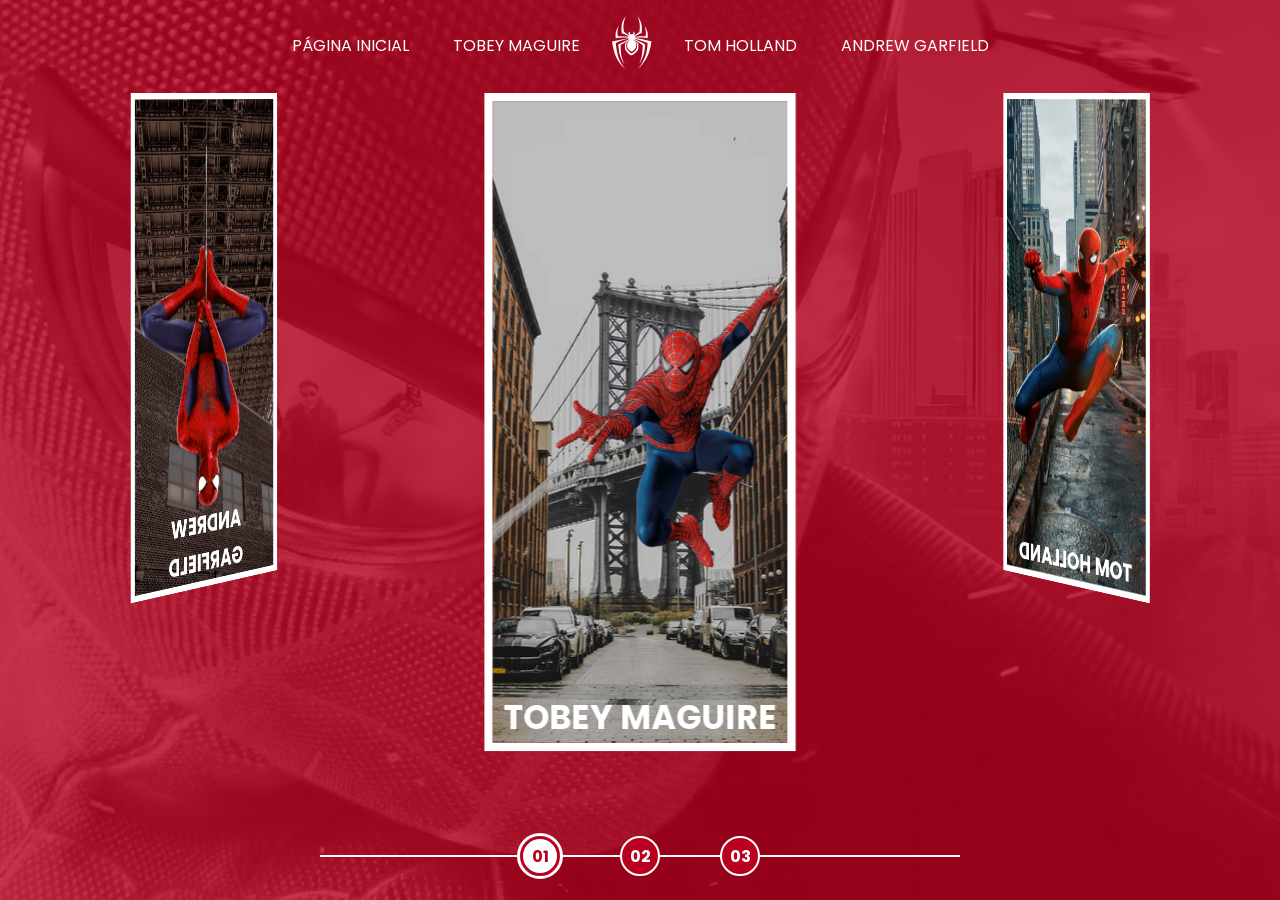
<file: index.html>
<!DOCTYPE html>
<html lang="pt-br">
  <head>
    <meta charset="UTF-8" />
    <meta name="viewport" content="width=device-width, initial-scale=1.0" />
    <title>Spider-Man | Multiverso</title>

    <!-- CSS -->
    <link rel="stylesheet" href="./assets/css/home-page.css" />
  </head>
  <body>
    <nav class="s-menu">
      <ul>
        <li class="s-menu__item">
          <a href="#">Página Inicial</a>
        </li>

        <li class="s-menu__item">
          <a href="./pages/tobey-maguire/spiderman1.html">Tobey Maguire</a>
        </li>

        <li class="s-menu__item s-menu__icon">
          <img
            src="./assets/images/icons/spider.svg"
            alt="Ícone do Homem-Aranha"
          />
        </li>
        
        <li class="s-menu__item">
          <a href="./pages/tom-holland/spiderman1.html">Tom Holland</a>
        </li>
        
        <li class="s-menu__item">
          <a href="./pages/andrew-garfield/spiderman1.html">Andrew Garfield</a>
        </li>
      </ul>
    </nav>

    <div class="s-container">
      <div class="s-cards-carousel" style="transform: translateZ(-40svw) rotateY(0deg)">
        <a href="./pages/tobey-maguire/spiderman1.html" class="s-card" id="spider-man-01">
          <img
            src="./assets/images/pic-sm-bg-01.jpg"
            alt="Cidade de fundo"
            class="s-card__background"
          />
          <img
            src="./assets/images/spider-man-01.png"
            alt="Homem-Aranha do Tobey Maguire"
            class="s-card__image"
          />
          <h2 class="s-card__title">Tobey Maguire</h2>
        </a>
        <a href="./pages/tom-holland/spiderman1.html" class="s-card" id="spider-man-02">
          <img
            src="./assets/images/pic-sm-bg-02.jpg"
            alt="Cidade de fundo"
            class="s-card__background"
          />
          <img
            src="./assets/images/spider-man-02.png"
            alt="Homem-Aranha do Tom Holland"
            class="s-card__image"
          />
          <h2 class="s-card__title">Tom Holland</h2>
        </a>
        <a href="./pages/andrew-garfield/spiderman1.html" class="s-card" id="spider-man-03">
          <img
            src="./assets/images/pic-sm-bg-03.jpg"
            alt="Cidade de fundo"
            class="s-card__background"
          />
          <img
            src="./assets/images/spider-man-03.png"
            alt="Homem-Aranha do Andrew Garfield"
            class="s-card__image"
          />
          <h2 class="s-card__title">Andrew Garfield</h2>
        </a>
      </div>
    </div>

    <div class="s-controller">
        <div id="1" class="s-controller__button s-controller__button--active">
            01
        </div>

        <div id="2" class="s-controller__button">
            02
        </div>

        <div id="3" class="s-controller__button">
            03
        </div>

        <div class="s-controller__line"></div>
    </div>

    <script src="./assets/scripts/card-animation.js"></script>
  </body>
</html>
</file>
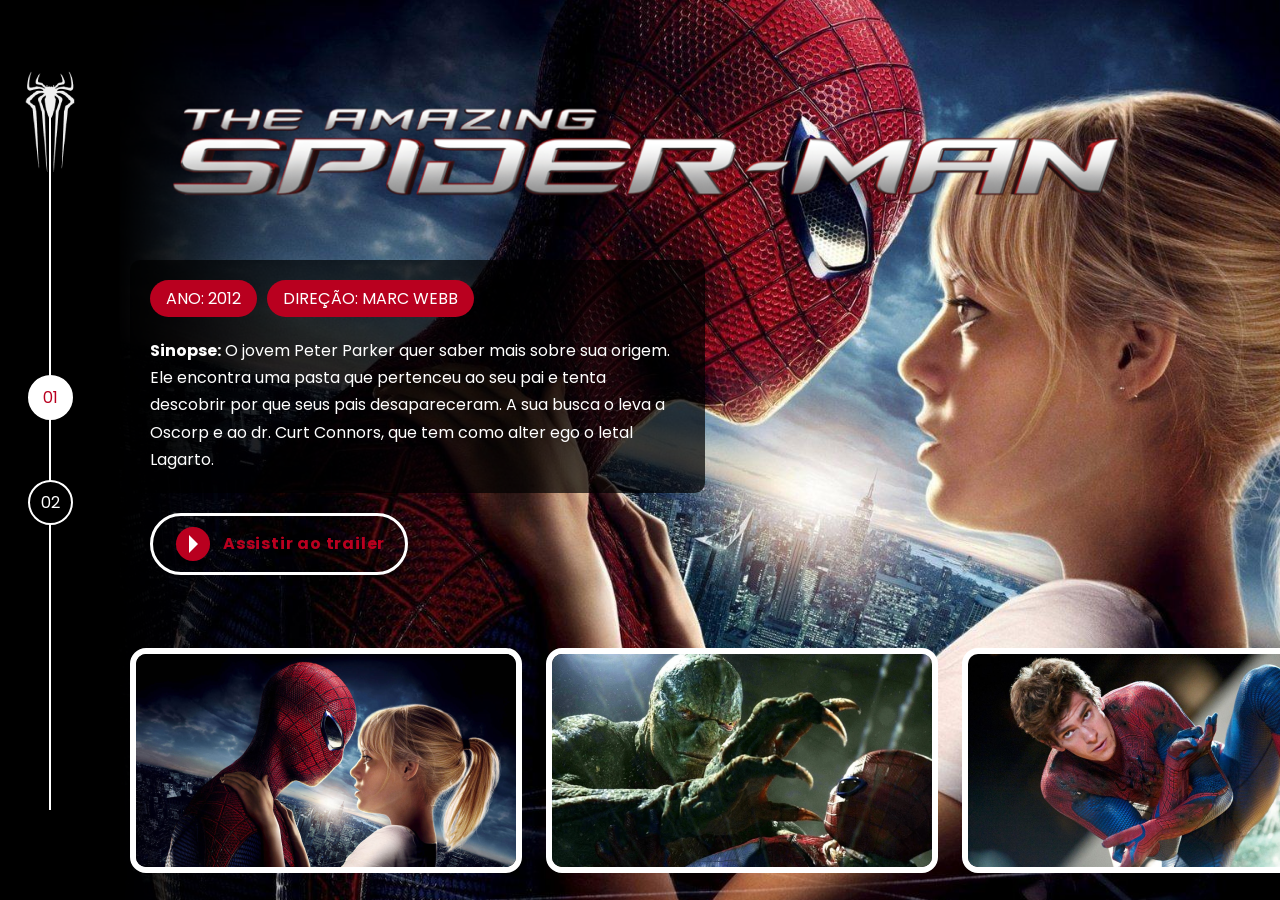
<file: pages/andrew-garfield/spiderman1.html>
<!DOCTYPE html>
<html lang="pt-br">
  <head>
    <meta charset="UTF-8" />
    <meta name="viewport" content="width=device-width, initial-scale=1.0" />
    <title>Spider-Man | Multiverso</title>

    <!-- CSS -->
    <link rel="stylesheet" href="../../assets/css/internal-page.css" />

    <!-- Fancy Apps -->
     <link
      rel="stylesheet"
      href="https://cdn.jsdelivr.net/npm/@fancyapps/ui@4.0/dist/fancybox.css"
    />


  </head>
  <body>
    <div class="s-wrapper">
      <div class="s-wrapper__column">
        <nav class="navigator">
          <div class="navigator__icon">
            <a href="../../index.html">
              <img
                src="../../assets/images/icons/spiderman1-andrew.png"
                alt="Icone do Homem-Aranha"
              />
            </a>
          </div>
          <ul class="navigator__list">
            <li><a class="navigator__item navigator__item--active" href="#">01</a></li>
            <li><a class="navigator__item" href="spiderman2.html">02</a></li>
          </ul>
        </nav>
      </div>

      <div class="s-wrapper__content s-spiderman_02-01">
        <div class="s-content">
          <div class="s-content__logo">
            <img
              src="../../assets/images/spiderman-andrew/movie-01/logo.png"
              alt="Spiderman (2012)"
              title="Spiderman (2012)"
            />
          </div>

          <div class="s-content__description">
            <div class="pills">
              <ul>
                <li>Ano: 2012</li>
                <li>Direção: Marc Webb</li>
              </ul>
            </div>

            <div class="s-content__text">
              <p>
                <strong>Sinopse:</strong>&nbsp;O jovem Peter Parker quer saber mais sobre sua origem. Ele encontra uma pasta que pertenceu ao seu pai e tenta descobrir por que seus pais desapareceram. A sua busca o leva a Oscorp e ao dr. Curt Connors, que tem como alter ego o letal Lagarto.
              </p>
            </div>
          </div>

          <div class="s-content__links">
            <ul>
              <li>
                <a
                  href="https://www.youtube.com/watch?v=-tnxzJ0SSOw"
                  class="link-button"
                  target="_blank"
                >
                  <span class="icon">
                    <div class="play-icon">&nbsp;</div>
                  </span>
                  <span class="label"> Assistir ao trailer </span>
                </a>
              </li>
            </ul>
          </div>
        </div>
        <div class="s-gallery-container">
          <div class="gallery">
              <ul>
                <li>
                  <a
                    data-fancybox
                    href="../../assets/images/spiderman-andrew/movie-01/gallery/image-01-full.png"
                  >
                    <img
                      src="../../assets/images/spiderman-andrew/movie-01/gallery/image-01.png"
                      alt=""
                    />
                  </a>
                </li>
                <li>
                  <a
                    data-fancybox
                    href="../../assets/images/spiderman-andrew/movie-01/gallery/image-02-full.png"
                  >
                    <img
                      src="../../assets/images/spiderman-andrew/movie-01/gallery/image-02.png"
                      alt=""
                    />
                  </a>
                </li>
                <li>
                  <a
                    data-fancybox
                    href="../../assets/images/spiderman-andrew/movie-01/gallery/image-03-full.png"
                  >
                    <img
                      src="../../assets/images/spiderman-andrew/movie-01/gallery/image-03.png"
                      alt=""
                    />
                  </a>
                </li>
              </ul>
          </div>
        </div>
      </div>
    </div>

    <script src="https://cdn.jsdelivr.net/npm/@fancyapps/ui@4.0/dist/fancybox.umd.js"></script>
  </body>
</html>
</file>
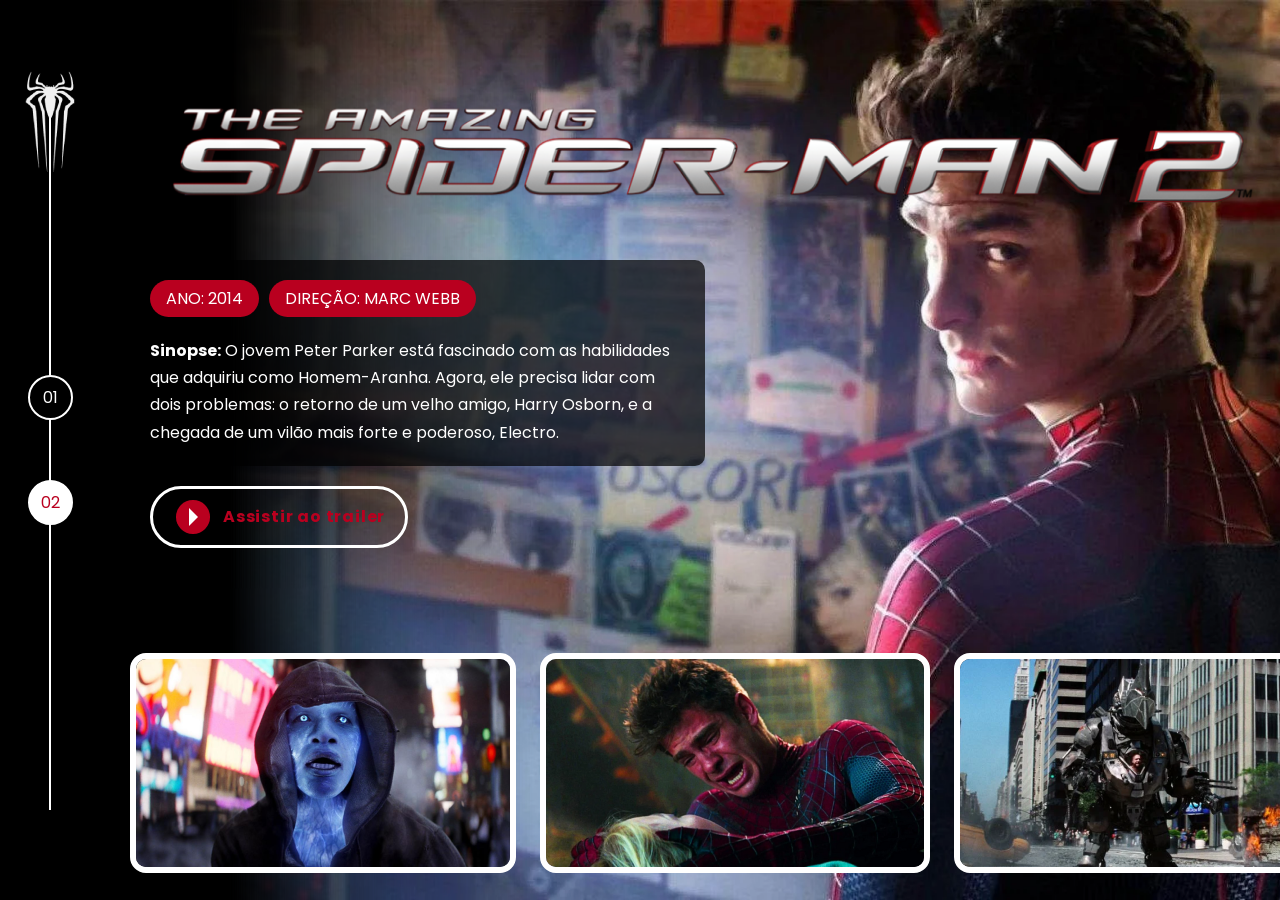
<file: pages/andrew-garfield/spiderman2.html>
<!DOCTYPE html>
<html lang="pt-br">
  <head>
    <meta charset="UTF-8" />
    <meta name="viewport" content="width=device-width, initial-scale=1.0" />
    <title>Spider-Man | Multiverso</title>

    <!-- CSS -->
    <link rel="stylesheet" href="../../assets/css/internal-page.css" />

    <!-- Fancy Apps -->
     <link
      rel="stylesheet"
      href="https://cdn.jsdelivr.net/npm/@fancyapps/ui@4.0/dist/fancybox.css"
    />


  </head>
  <body>
    <div class="s-wrapper">
      <div class="s-wrapper__column">
        <nav class="navigator">
          <div class="navigator__icon">
            <a href="../../index.html">
              <img
                src="../../assets/images/icons/spiderman1-andrew.png"
                alt="Icone do Homem-Aranha"
              />
            </a>
          </div>
          <ul class="navigator__list">
            <li><a class="navigator__item" href="spiderman1.html">01</a></li>
            <li><a class="navigator__item navigator__item--active" href="#">02</a></li>
          </ul>
        </nav>
      </div>

      <div class="s-wrapper__content s-spiderman_02-02">
        <div class="s-content">
          <div class="s-content__logo">
            <img
              src="../../assets/images/spiderman-andrew/movie-02/logo.png"
              alt="Spiderman (2014)"
              title="Spiderman (2014)"
            />
          </div>

          <div class="s-content__description">
            <div class="pills">
              <ul>
                <li>Ano: 2014</li>
                <li>Direção: Marc Webb</li>
              </ul>
            </div>

            <div class="s-content__text">
              <p>
                <strong>Sinopse:</strong>&nbsp;O jovem Peter Parker está fascinado com as habilidades que adquiriu como Homem-Aranha. Agora, ele precisa lidar com dois problemas: o retorno de um velho amigo, Harry Osborn, e a chegada de um vilão mais forte e poderoso, Electro.
              </p>
            </div>
          </div>

          <div class="s-content__links">
            <ul>
              <li>
                <a
                  href="https://www.youtube.com/watch?v=DlM2CWNTQ84"
                  class="link-button"
                  target="_blank"
                >
                  <span class="icon">
                    <div class="play-icon">&nbsp;</div>
                  </span>
                  <span class="label"> Assistir ao trailer </span>
                </a>
              </li>
            </ul>
          </div>
        </div>
        <div class="s-gallery-container">
          <div class="gallery">
              <ul>
                <li>
                  <a
                    data-fancybox
                    href="../../assets/images/spiderman-andrew/movie-02/gallery/image-01-full.png"
                  >
                    <img
                      src="../../assets/images/spiderman-andrew/movie-02/gallery/image-01.png"
                      alt=""
                    />
                  </a>
                </li>
                <li>
                  <a
                    data-fancybox
                    href="../../assets/images/spiderman-andrew/movie-02/gallery/image-02-full.png"
                  >
                    <img
                      src="../../assets/images/spiderman-andrew/movie-02/gallery/image-02.png"
                      alt=""
                    />
                  </a>
                </li>
                <li>
                  <a
                    data-fancybox
                    href="../../assets/images/spiderman-andrew/movie-02/gallery/image-03-full.png"
                  >
                    <img
                      src="../../assets/images/spiderman-andrew/movie-02/gallery/image-03.png"
                      alt=""
                    />
                  </a>
                </li>
              </ul>
          </div>
        </div>
      </div>
    </div>

    <script src="https://cdn.jsdelivr.net/npm/@fancyapps/ui@4.0/dist/fancybox.umd.js"></script>
  </body>
</html>
</file>
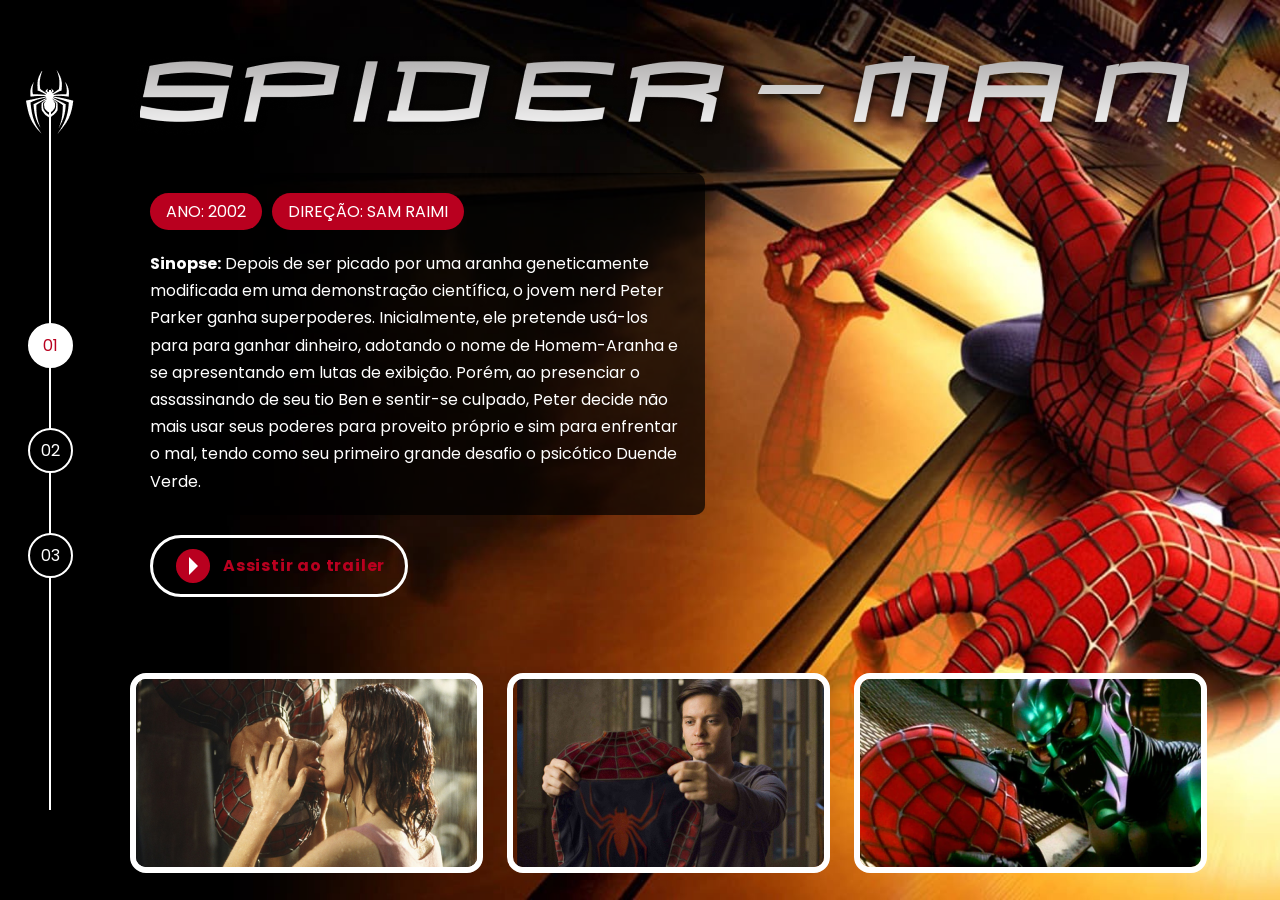
<file: pages/tobey-maguire/spiderman1.html>
<!DOCTYPE html>
<html lang="pt-br">
  <head>
    <meta charset="UTF-8" />
    <meta name="viewport" content="width=device-width, initial-scale=1.0" />
    <title>Spider-Man | Multiverso</title>

    <!-- CSS -->
    <link rel="stylesheet" href="../../assets/css/internal-page.css" />

    <!-- Fancy Apps -->
     <link
      rel="stylesheet"
      href="https://cdn.jsdelivr.net/npm/@fancyapps/ui@4.0/dist/fancybox.css"
    />


  </head>
  <body>
    <div class="s-wrapper">
      <div class="s-wrapper__column">
        <nav class="navigator">
          <div class="navigator__icon">
            <a href="../../index.html">
              <img
                src="../../assets/images/icons/spiderman1.png"
                alt="Icone do Homem-Aranha"
              />
            </a>
          </div>
          <ul class="navigator__list">
            <li><a class="navigator__item navigator__item--active" href="#">01</a></li>
            <li><a class="navigator__item" href="spiderman2.html">02</a></li>
            <li><a class="navigator__item" href="spiderman3.html">03</a></li>
          </ul>
        </nav>
      </div>

      <div class="s-wrapper__content s-spiderman_01-01">
        <div class="s-content">
          <div class="s-content__logo">
            <img
              src="../../assets/images/spiderman-tobey/movie-01/logo.png"
              alt="Spiderman (2002)"
              title="Spiderman (2002)"
            />
          </div>

          <div class="s-content__description">
            <div class="pills">
              <ul>
                <li>Ano: 2002</li>
                <li>Direção: Sam Raimi</li>
              </ul>
            </div>

            <div class="s-content__text">
              <p>
                <strong>Sinopse:</strong>&nbsp;Depois de ser picado por uma
                aranha geneticamente modificada em uma demonstração científica,
                o jovem nerd Peter Parker ganha superpoderes. Inicialmente, ele
                pretende usá-los para para ganhar dinheiro, adotando o nome de
                Homem-Aranha e se apresentando em lutas de exibição. Porém, ao
                presenciar o assassinando de seu tio Ben e sentir-se culpado,
                Peter decide não mais usar seus poderes para proveito próprio e
                sim para enfrentar o mal, tendo como seu primeiro grande desafio
                o psicótico Duende Verde.
              </p>
            </div>
          </div>

          <div class="s-content__links">
            <ul>
              <li>
                <a
                  href="https://www.youtube.com/watch?v=TYMMOjBUPMM"
                  class="link-button"
                  target="_blank"
                >
                  <span class="icon">
                    <div class="play-icon">&nbsp;</div>
                  </span>
                  <span class="label"> Assistir ao trailer </span>
                </a>
              </li>
            </ul>
          </div>
        </div>
        <div class="s-gallery-container">
          <div class="gallery">
              <ul>
                <li>
                  <a
                    data-fancybox
                    href="../../assets/images/spiderman-tobey/movie-01/gallery/image-01-full.jpg"
                  >
                    <img
                      src="../../assets/images/spiderman-tobey/movie-01/gallery/image-01.png"
                      alt=""
                    />
                  </a>
                </li>
                <li>
                  <a
                    data-fancybox
                    href="../../assets/images/spiderman-tobey/movie-01/gallery/image-02-full.jpg"
                  >
                    <img
                      src="../../assets/images/spiderman-tobey/movie-01/gallery/image-02.png"
                      alt=""
                    />
                  </a>
                </li>
                <li>
                  <a
                    data-fancybox
                    href="../../assets/images/spiderman-tobey/movie-01/gallery/image-03-full.jpg"
                  >
                    <img
                      src="../../assets/images/spiderman-tobey/movie-01/gallery/image-03.png"
                      alt=""
                    />
                  </a>
                </li>
              </ul>
          </div>
        </div>
      </div>
    </div>

    <script src="https://cdn.jsdelivr.net/npm/@fancyapps/ui@4.0/dist/fancybox.umd.js"></script>
  </body>
</html>
</file>
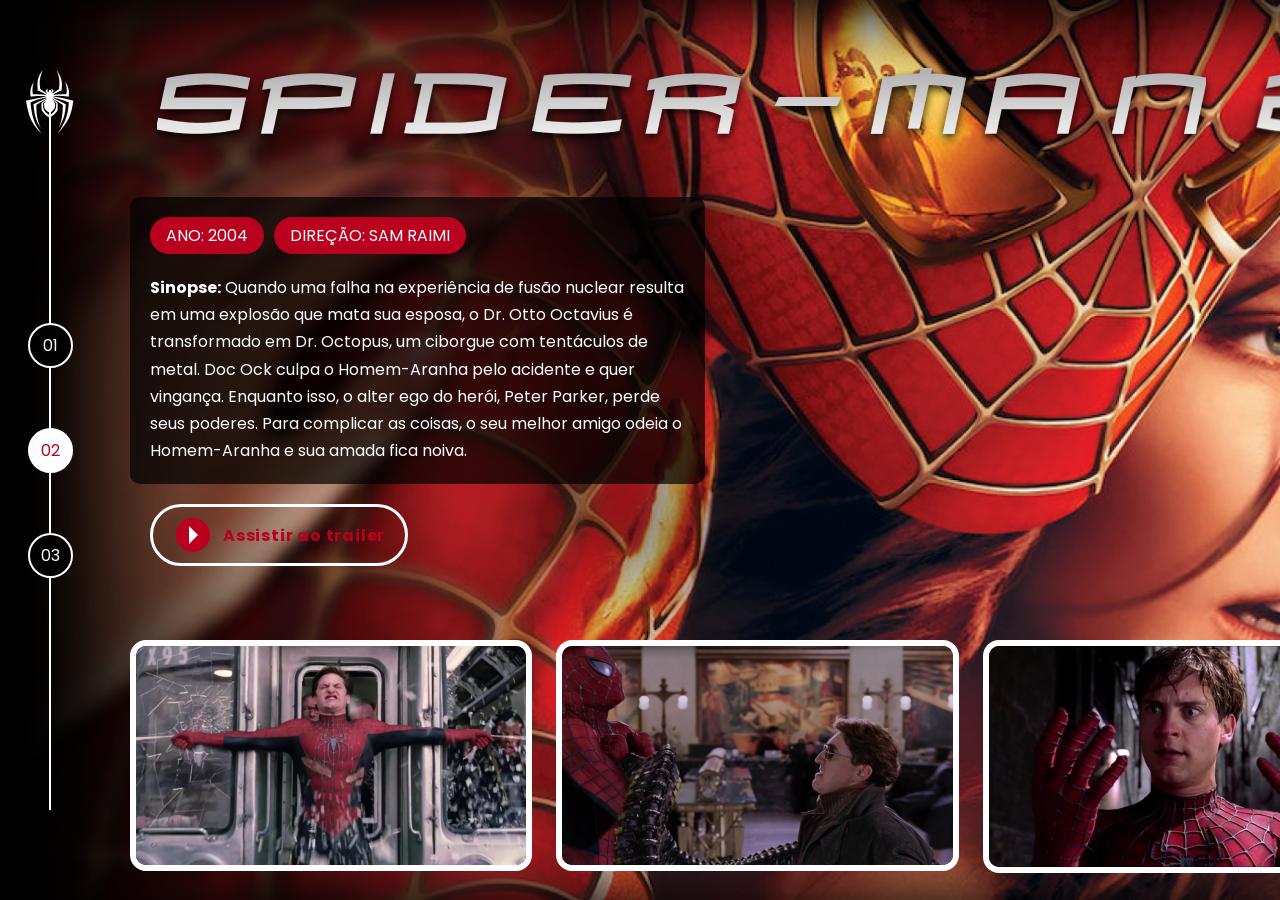
<file: pages/tobey-maguire/spiderman2.html>
<!DOCTYPE html>
<html lang="pt-br">
  <head>
    <meta charset="UTF-8" />
    <meta name="viewport" content="width=device-width, initial-scale=1.0" />
    <title>Spider-Man | Multiverso</title>

    <!-- CSS -->
    <link rel="stylesheet" href="../../assets/css/internal-page.css" />

    <!-- Fancy Apps -->
     <link
      rel="stylesheet"
      href="https://cdn.jsdelivr.net/npm/@fancyapps/ui@4.0/dist/fancybox.css"
    />


  </head>
  <body>
    <div class="s-wrapper">
      <div class="s-wrapper__column">
        <nav class="navigator">
          <div class="navigator__icon">
            <a href="../../index.html">
              <img
                src="../../assets/images/icons/spiderman1.png"
                alt="Icone do Homem-Aranha"
              />
            </a>
          </div>
          <ul class="navigator__list">
            <li><a class="navigator__item" href="spiderman1.html">01</a></li>
            <li><a class="navigator__item  navigator__item--active" href="#">02</a></li>
            <li><a class="navigator__item" href="spiderman3.html">03</a></li>
          </ul>
        </nav>
      </div>

      <div class="s-wrapper__content s-spiderman_01-02">
        <div class="s-content">
          <div class="s-content__logo">
            <img
              src="../../assets/images/spiderman-tobey/movie-02/logo.png"
              alt="Spiderman (2004)"
              title="Spiderman (2004)"
            />
          </div>

          <div class="s-content__description">
            <div class="pills">
              <ul>
                <li>Ano: 2004</li>
                <li>Direção: Sam Raimi</li>
              </ul>
            </div>

            <div class="s-content__text">
              <p>
                <strong>Sinopse:</strong>&nbsp;Quando uma falha na experiência de fusão nuclear resulta em uma explosão que mata sua esposa, o Dr. Otto Octavius é transformado em Dr. Octopus, um ciborgue com tentáculos de metal. Doc Ock culpa o Homem-Aranha pelo acidente e quer vingança. Enquanto isso, o alter ego do herói, Peter Parker, perde seus poderes. Para complicar as coisas, o seu melhor amigo odeia o Homem-Aranha e sua amada fica noiva.
              </p>
            </div>
          </div>

          <div class="s-content__links">
            <ul>
              <li>
                <a
                  href="https://www.youtube.com/watch?v=1UAzz8ncM68"
                  class="link-button"
                  target="_blank"
                >
                  <span class="icon">
                    <div class="play-icon">&nbsp;</div>
                  </span>
                  <span class="label"> Assistir ao trailer </span>
                </a>
              </li>
            </ul>
          </div>
        </div>
        <div class="s-gallery-container">
          <div class="gallery">
              <ul>
                <li>
                  <a
                    data-fancybox
                    href="../../assets/images/spiderman-tobey/movie-02/gallery/image-01-full.png"
                  >
                    <img
                      src="../../assets/images/spiderman-tobey/movie-02/gallery/image-01.png"
                      alt=""
                    />
                  </a>
                </li>
                <li>
                  <a
                    data-fancybox
                    href="../../assets/images/spiderman-tobey/movie-02/gallery/image-02-full.png"
                  >
                    <img
                      src="../../assets/images/spiderman-tobey/movie-02/gallery/image-02.png"
                      alt=""
                    />
                  </a>
                </li>
                <li>
                  <a
                    data-fancybox
                    href="../../assets/images/spiderman-tobey/movie-02/gallery/image-03-full.png"
                  >
                    <img
                      src="../../assets/images/spiderman-tobey/movie-02/gallery/image-03.png"
                      alt=""
                    />
                  </a>
                </li>
              </ul>
          </div>
        </div>
      </div>
    </div>

    <script src="https://cdn.jsdelivr.net/npm/@fancyapps/ui@4.0/dist/fancybox.umd.js"></script>
  </body>
</html>
</file>
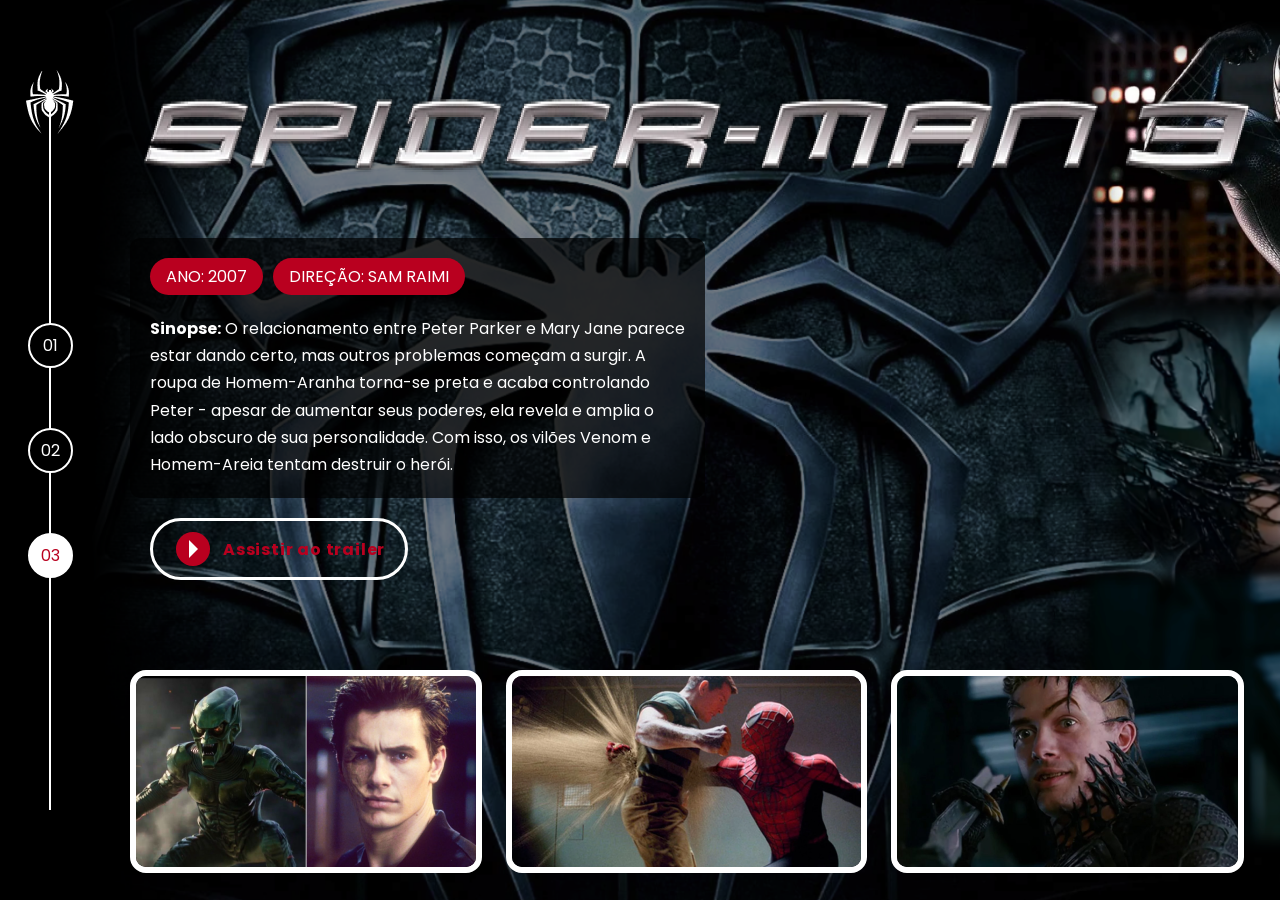
<file: pages/tobey-maguire/spiderman3.html>
<!DOCTYPE html>
<html lang="pt-br">
  <head>
    <meta charset="UTF-8" />
    <meta name="viewport" content="width=device-width, initial-scale=1.0" />
    <title>Spider-Man | Multiverso</title>

    <!-- CSS -->
    <link rel="stylesheet" href="../../assets/css/internal-page.css" />

    <!-- Fancy Apps -->
     <link
      rel="stylesheet"
      href="https://cdn.jsdelivr.net/npm/@fancyapps/ui@4.0/dist/fancybox.css"
    />


  </head>
  <body>
    <div class="s-wrapper">
      <div class="s-wrapper__column">
        <nav class="navigator">
          <div class="navigator__icon">
            <a href="../../index.html">
              <img
                src="../../assets/images/icons/spiderman1.png"
                alt="Icone do Homem-Aranha"
              />
            </a>
          </div>
          <ul class="navigator__list">
            <li><a class="navigator__item" href="spiderman1.html">01</a></li>
            <li><a class="navigator__item" href="spiderman2.html">02</a></li>
            <li><a class="navigator__item navigator__item--active" href="#">03</a></li>
          </ul>
        </nav>
      </div>

      <div class="s-wrapper__content s-spiderman_01-03">
        <div class="s-content">
          <div class="s-content__logo">
            <img
              src="../../assets/images/spiderman-tobey/movie-03/logo.png"
              alt="Spiderman (2007)"
              title="Spiderman (2007)"
            />
          </div>

          <div class="s-content__description">
            <div class="pills">
              <ul>
                <li>Ano: 2007</li>
                <li>Direção: Sam Raimi</li>
              </ul>
            </div>

            <div class="s-content__text">
              <p>
                <strong>Sinopse:</strong>&nbsp;O relacionamento entre Peter Parker e Mary Jane parece estar dando certo, mas outros problemas começam a surgir. A roupa de Homem-Aranha torna-se preta e acaba controlando Peter - apesar de aumentar seus poderes, ela revela e amplia o lado obscuro de sua personalidade. Com isso, os vilões Venom e Homem-Areia tentam destruir o herói.
              </p>
            </div>
          </div>

          <div class="s-content__links">
            <ul>
              <li>
                <a
                  href="https://www.youtube.com/watch?v=e5wUilOeOmg"
                  class="link-button"
                  target="_blank"
                >
                  <span class="icon">
                    <div class="play-icon">&nbsp;</div>
                  </span>
                  <span class="label"> Assistir ao trailer </span>
                </a>
              </li>
            </ul>
          </div>
        </div>
        <div class="s-gallery-container">
          <div class="gallery">
              <ul>
                <li>
                  <a
                    data-fancybox
                    href="../../assets/images/spiderman-tobey/movie-03/gallery/image-01-full.png"
                  >
                    <img
                      src="../../assets/images/spiderman-tobey/movie-03/gallery/image-01.png"
                      alt=""
                    />
                  </a>
                </li>
                <li>
                  <a
                    data-fancybox
                    href="../../assets/images/spiderman-tobey/movie-03/gallery/image-02-full.png"
                  >
                    <img
                      src="../../assets/images/spiderman-tobey/movie-03/gallery/image-02.png"
                      alt=""
                    />
                  </a>
                </li>
                <li>
                  <a
                    data-fancybox
                    href="../../assets/images/spiderman-tobey/movie-03/gallery/image-03-full.png"
                  >
                    <img
                      src="../../assets/images/spiderman-tobey/movie-03/gallery/image-03.png"
                      alt=""
                    />
                  </a>
                </li>
              </ul>
          </div>
        </div>
      </div>
    </div>

    <script src="https://cdn.jsdelivr.net/npm/@fancyapps/ui@4.0/dist/fancybox.umd.js"></script>
  </body>
</html>
</file>
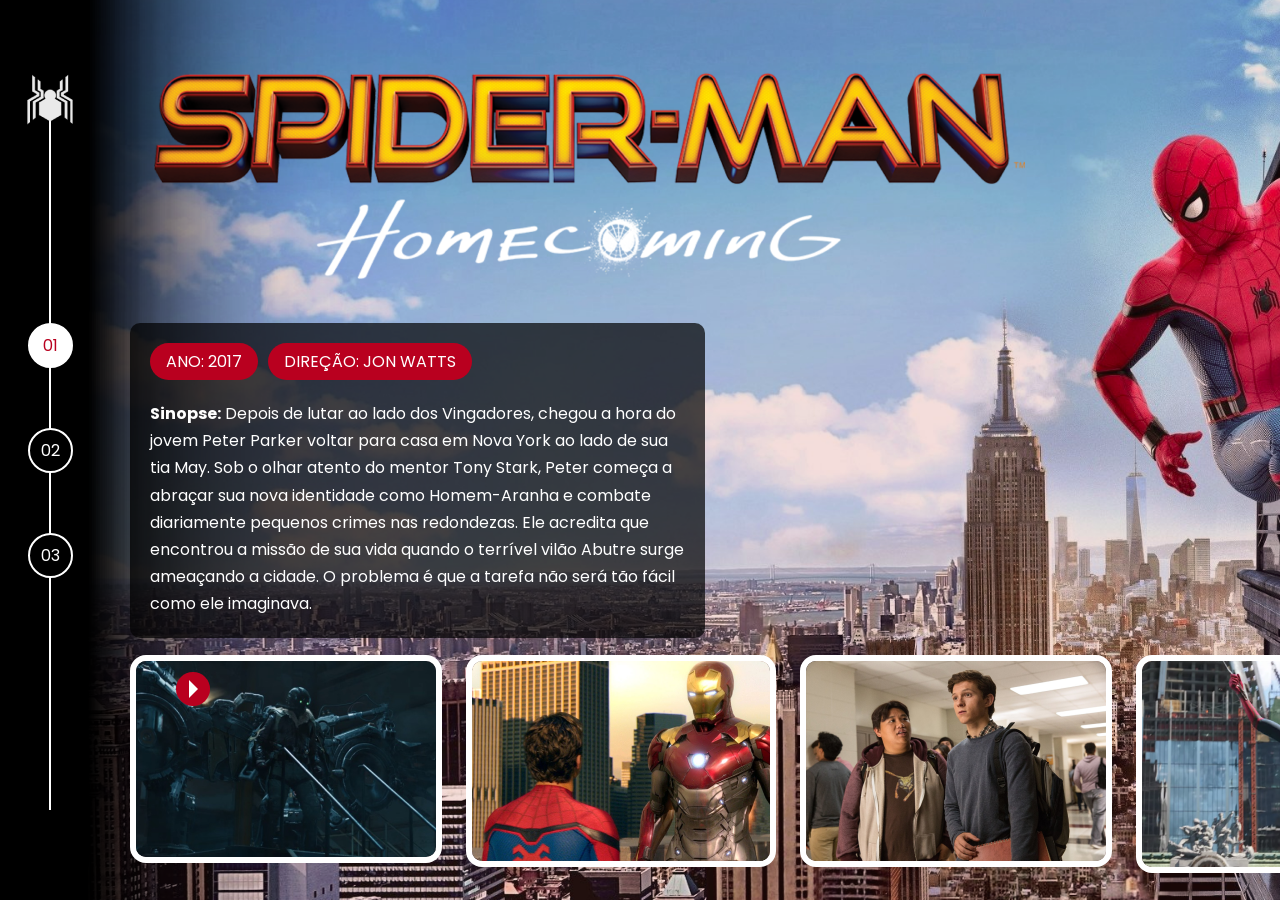
<file: pages/tom-holland/spiderman1.html>
<!DOCTYPE html>
<html lang="pt-br">
  <head>
    <meta charset="UTF-8" />
    <meta name="viewport" content="width=device-width, initial-scale=1.0" />
    <title>Spider-Man | Multiverso</title>

    <!-- CSS -->
    <link rel="stylesheet" href="../../assets/css/internal-page.css" />

    <!-- Fancy Apps -->
     <link
      rel="stylesheet"
      href="https://cdn.jsdelivr.net/npm/@fancyapps/ui@4.0/dist/fancybox.css"
    />


  </head>
  <body>
    <div class="s-wrapper">
      <div class="s-wrapper__column">
        <nav class="navigator">
          <div class="navigator__icon">
            <a href="../../index.html">
              <img
                src="../../assets/images/icons/spiderman1-tom.png"
                alt="Icone do Homem-Aranha"
              />
            </a>
          </div>
          <ul class="navigator__list">
            <li><a class="navigator__item navigator__item--active" href="#">01</a></li>
            <li><a class="navigator__item" href="spiderman2.html">02</a></li>
            <li><a class="navigator__item" href="spiderman3.html">03</a></li>
          </ul>
        </nav>
      </div>

      <div class="s-wrapper__content s-spiderman_03-01">
        <div class="s-content">
          <div class="s-content__logo">
            <img
              src="../../assets/images/spiderman-tom/movie-01/logo.png"
              alt="Spiderman (2017)"
              title="Spiderman (2017)"
            />
          </div>

          <div class="s-content__description">
            <div class="pills">
              <ul>
                <li>Ano: 2017</li>
                <li>Direção: Jon Watts</li>
              </ul>
            </div>

            <div class="s-content__text">
              <p>
                <strong>Sinopse:</strong>&nbsp;Depois de lutar ao lado dos Vingadores, chegou a hora do jovem Peter Parker voltar para casa em Nova York ao lado de sua tia May. Sob o olhar atento do mentor Tony Stark, Peter começa a abraçar sua nova identidade como Homem-Aranha e combate diariamente pequenos crimes nas redondezas. Ele acredita que encontrou a missão de sua vida quando o terrível vilão Abutre surge ameaçando a cidade. O problema é que a tarefa não será tão fácil como ele imaginava.
              </p>
            </div>
          </div>

          <div class="s-content__links">
            <ul>
              <li>
                <a
                  href="https://www.youtube.com/watch?v=LBRrh_97QZI"
                  class="link-button"
                  target="_blank"
                >
                  <span class="icon">
                    <div class="play-icon">&nbsp;</div>
                  </span>
                  <span class="label"> Assistir ao trailer </span>
                </a>
              </li>
            </ul>
          </div>
        </div>
        <div class="s-gallery-container">
          <div class="gallery">
              <ul>
                <li>
                  <a
                    data-fancybox
                    href="../../assets/images/spiderman-tom/movie-01/gallery/image-01-full.png"
                  >
                    <img
                      src="../../assets/images/spiderman-tom/movie-01/gallery/image-01.png"
                      alt=""
                    />
                  </a>
                </li>
                <li>
                  <a
                    data-fancybox
                    href="../../assets/images/spiderman-tom/movie-01/gallery/image-02-full.png"
                  >
                    <img
                      src="../../assets/images/spiderman-tom/movie-01/gallery/image-02.png"
                      alt=""
                    />
                  </a>
                </li>
                <li>
                  <a
                    data-fancybox
                    href="../../assets/images/spiderman-tom/movie-01/gallery/image-03-full.png"
                  >
                    <img
                      src="../../assets/images/spiderman-tom/movie-01/gallery/image-03.png"
                      alt=""
                    />
                  </a>
                </li>
                <li>
                  <a
                    data-fancybox
                    href="../../assets/images/spiderman-tom/movie-01/gallery/image-04-full.png"
                  >
                    <img
                      src="../../assets/images/spiderman-tom/movie-01/gallery/image-04.png"
                      alt=""
                    />
                  </a>
                </li>
              </ul>
          </div>
        </div>
      </div>
    </div>

    <script src="https://cdn.jsdelivr.net/npm/@fancyapps/ui@4.0/dist/fancybox.umd.js"></script>
  </body>
</html>
</file>
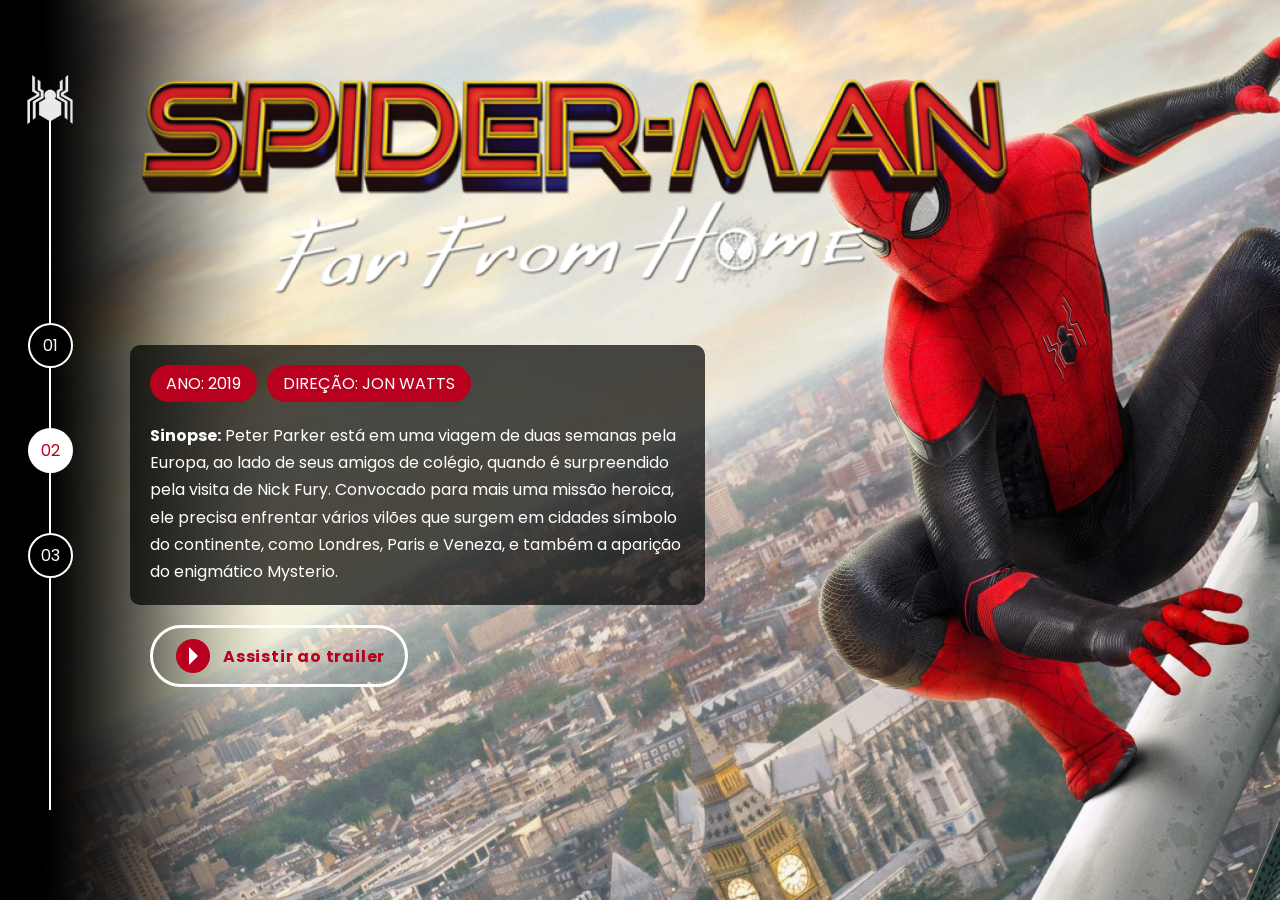
<file: pages/tom-holland/spiderman2.html>
<!DOCTYPE html>
<html lang="pt-br">
  <head>
    <meta charset="UTF-8" />
    <meta name="viewport" content="width=device-width, initial-scale=1.0" />
    <title>Spider-Man | Multiverso</title>

    <!-- CSS -->
    <link rel="stylesheet" href="../../assets/css/internal-page.css" />

  </head>
  <body>
    <div class="s-wrapper">
      <div class="s-wrapper__column">
        <nav class="navigator">
          <div class="navigator__icon">
            <a href="../../index.html">
              <img
                src="../../assets/images/icons/spiderman1-tom.png"
                alt="Icone do Homem-Aranha"
              />
            </a>
          </div>
          <ul class="navigator__list">
            <li><a class="navigator__item" href="spiderman1.html">01</a></li>
            <li><a class="navigator__item navigator__item--active" href="#">02</a></li>
            <li><a class="navigator__item" href="spiderman3.html">03</a></li>
          </ul>
        </nav>
      </div>

      <div class="s-wrapper__content s-spiderman_03-02">
        <div class="s-content">
          <div class="s-content__logo">
            <img
              src="../../assets/images/spiderman-tom/movie-02/logo.png"
              alt="Spiderman (2019)"
              title="Spiderman (2019)"
            />
          </div>

          <div class="s-content__description">
            <div class="pills">
              <ul>
                <li>Ano: 2019</li>
                <li>Direção: Jon Watts</li>
              </ul>
            </div>

            <div class="s-content__text">
              <p>
                <strong>Sinopse:</strong>&nbsp;Peter Parker está em uma viagem de duas semanas pela Europa, ao lado de seus amigos de colégio, quando é surpreendido pela visita de Nick Fury. Convocado para mais uma missão heroica, ele precisa enfrentar vários vilões que surgem em cidades símbolo do continente, como Londres, Paris e Veneza, e também a aparição do enigmático Mysterio.
              </p>
            </div>
          </div>

          <div class="s-content__links">
            <ul>
              <li>
                <a
                  href="https://www.youtube.com/watch?v=MqQdHaBtvGs"
                  class="link-button"
                  target="_blank"
                >
                  <span class="icon">
                    <div class="play-icon">&nbsp;</div>
                  </span>
                  <span class="label"> Assistir ao trailer </span>
                </a>
              </li>
            </ul>
          </div>
        </div>
      </div>
    </div>
  </body>
</html>
</file>
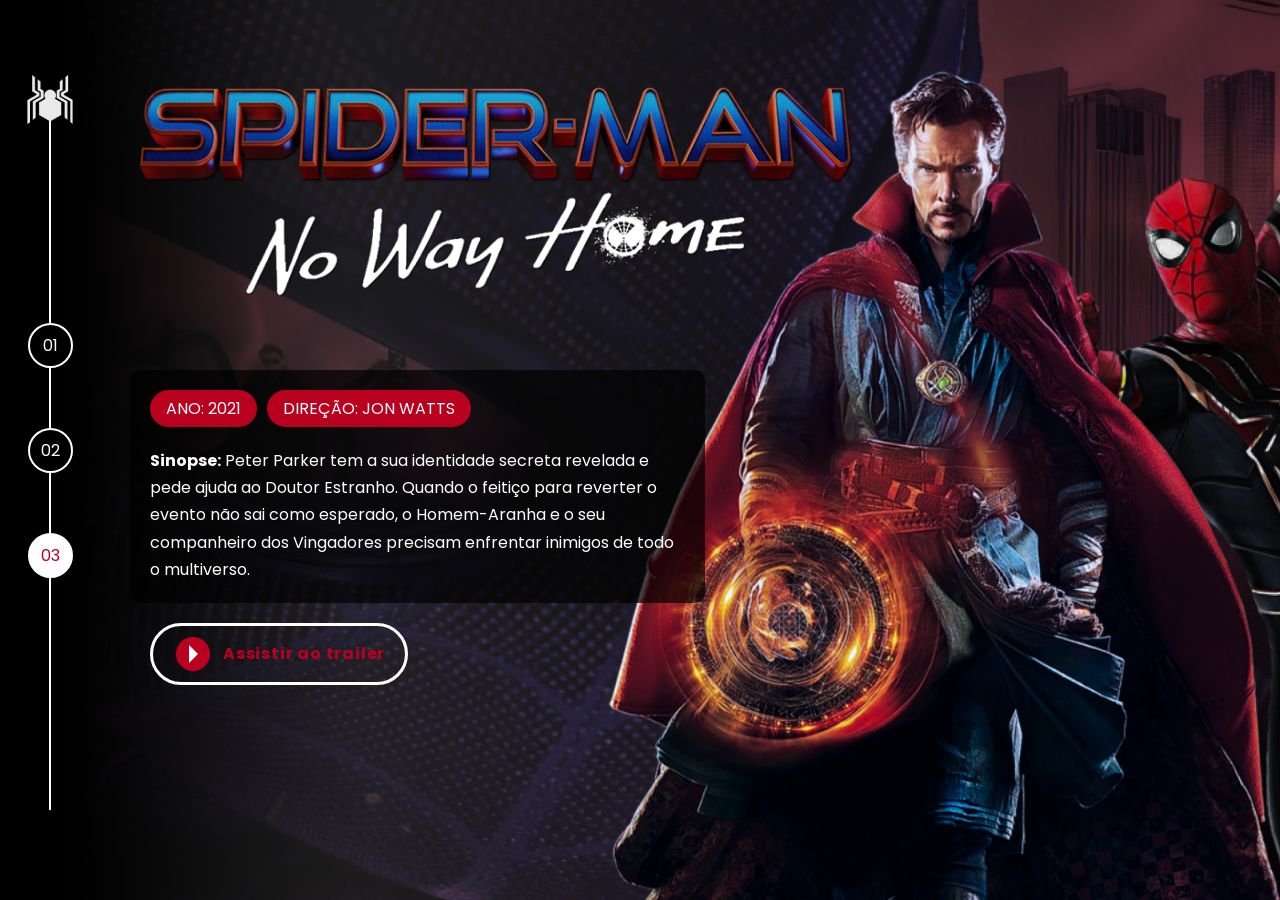
<file: pages/tom-holland/spiderman3.html>
<!DOCTYPE html>
<html lang="pt-br">
  <head>
    <meta charset="UTF-8" />
    <meta name="viewport" content="width=device-width, initial-scale=1.0" />
    <title>Spider-Man | Multiverso</title>

    <!-- CSS -->
    <link rel="stylesheet" href="../../assets/css/internal-page.css" />

  </head>
  <body>
    <div class="s-wrapper">
      <div class="s-wrapper__column">
        <nav class="navigator">
          <div class="navigator__icon">
            <a href="../../index.html">
              <img
                src="../../assets/images/icons/spiderman1-tom.png"
                alt="Icone do Homem-Aranha"
              />
            </a>
          </div>
          <ul class="navigator__list">
            <li><a class="navigator__item" href="spiderman1.html">01</a></li>
            <li><a class="navigator__item" href="spiderman2.html">02</a></li>
            <li><a class="navigator__item  navigator__item--active" href="#">03</a></li>
          </ul>
        </nav>
      </div>

      <div class="s-wrapper__content s-spiderman_03-03">
        <div class="s-content">
          <div class="s-content__logo">
            <img
              src="../../assets/images/spiderman-tom/movie-03/logo.png"
              alt="Spiderman (2021)"
              title="Spiderman (2021)"
            />
          </div>

          <div class="s-content__description">
            <div class="pills">
              <ul>
                <li>Ano: 2021</li>
                <li>Direção: Jon Watts</li>
              </ul>
            </div>

            <div class="s-content__text">
              <p>
                <strong>Sinopse:</strong>&nbsp;Peter Parker tem a sua identidade secreta revelada e pede ajuda ao Doutor Estranho. Quando o feitiço para reverter o evento não sai como esperado, o Homem-Aranha e o seu companheiro dos Vingadores precisam enfrentar inimigos de todo o multiverso.
              </p>
            </div>
          </div>

          <div class="s-content__links">
            <ul>
              <li>
                <a
                  href="https://www.youtube.com/watch?v=rzOvXvBNzMc"
                  class="link-button"
                  target="_blank"
                >
                  <span class="icon">
                    <div class="play-icon">&nbsp;</div>
                  </span>
                  <span class="label"> Assistir ao trailer </span>
                </a>
              </li>
            </ul>
          </div>
        </div>
      </div>
    </div>
  </body>
</html>
</file>
<file: assets/css/home-page.css>
@import url('./reset.css');
@import url('./global.css');

body {
  background-color: var(--primary-color);
}

body::before {
  content: '';
  background: url('../images/spider-man-background.jpg') no-repeat center center;
  background-size: cover;
  width: 100%;
  height: 100%;
  position: absolute;
  opacity: 0.2;
  transition: background-image 0.5s ease-in-out, opacity 0.5s ease-in-out;
}

/* MENU */
.s-menu {
  padding: 1rem 0;
  width: 100%;
  text-align: center;
  position: relative;
  transition: opacity 0.5s ease-in-out;
}

.s-menu__item {
  display: inline-block;
  text-transform: uppercase;
  margin: 0 1.25rem;
}

.s-menu__item:hover {
  text-decoration: underline;
}

.s-menu__icon {
  width: 2.5rem;
  margin: 0 0.5rem;
  vertical-align: middle;
}

/* CARDS CONTAINER */
.s-container {
  position: relative;
  display: flex;
  align-items: center;
  justify-content: space-evenly;
  perspective: 3000px;
}

.s-cards-carousel {
  display: flex;
  justify-content: center;
  width: calc(100svw / 3 - 10%);
  transform-style: preserve-3d;
  transition: transform 0.5s ease-in-out;
}

.s-card {
  border: 0.5rem solid white;
  width: 100%;
  height: 70svh;
  position: absolute;
  transition: filter 0.5s ease-in-out;
}

.s-card:nth-child(1) {
  transform: rotateY(0deg) translateZ(50svw);
}

.s-card:nth-child(2) {
  transform: rotateY(120deg) translateZ(50svw);
}

.s-card:nth-child(3) {
  transform: rotateY(240deg) translateZ(50svw);
}

.s-card__background {
  width: 100%;
  height: 100%;
  object-fit: cover;
  position: absolute;
  opacity: 1;
  transition: opacity 0.5s ease-in-out;
}

.s-card__image {
  width: 100%;
  height: 100%;
  object-fit: contain;
  position: relative;
  transition: transform 0.5s ease-in-out;
}

.s-card__title {
  font-size: 2rem;
  text-transform: uppercase;
  text-align: center;
  position: absolute;
  width: 100%;
  bottom: 0;
  transition: bottom 0.5s ease-in-out;
}

/* CARD HOVER ANIMATION */
.s-card--hovered .s-card__background {
  cursor: pointer;
  opacity: 0;
}

.s-card--hovered .s-card__image {
  transform: scale(1.4);
  filter: drop-shadow(30px 10px 4px rgba(0, 0, 0, 0.5));
}

.s-card--hovered .s-card__title {
  bottom: 50%;
}

body#spider-man-01-hovered::before {
  background-image: url(../images/pic-sm-bg-01.jpg);
}

body#spider-man-02-hovered::before {
  background-image: url(../images/pic-sm-bg-02.jpg);
}

body#spider-man-03-hovered::before {
  background-image: url(../images/pic-sm-bg-03.jpg);
}

body[id^='spider-man-']::before {
  opacity: 1;
}

body[id^='spider-man-'] .s-card:not(.s-card--hovered) {
  filter: grayscale(100%);
}

/* CONTROLLER */
.s-controller {
  position: absolute;
  bottom: 1.5rem;
  display: flex;
  gap: 3.75rem;
  justify-content: center;
  align-items: center;
  margin-top: 3rem;
  width: 100%;
  transition: opacity 0.5s ease-in-out;
}

.s-controller__button {
  display: flex;
  align-items: center;
  justify-content: center;
  width: 2.5rem;
  height: 2.5rem;
  border: 2px solid white;
  border-radius: 50%;
  background-color: var(--primary-color);
  text-align: center;
  font-size: 1rem;
  font-weight: bold;
  cursor: pointer;
  z-index: 1;
  transition: all 0.3s ease;
}

.s-controller__button:hover {
  background-color: white;
  color: var(--primary-color);
  transform: scale(1.1);
}

.s-controller__button--active {
  background-color: white;
  color: var(--primary-color);
  border: solid 3px var(--primary-color);
  outline: solid 3px white;
}

.s-controller__line {
  background-color: white;
  width: 50%;
  height: 2px;
  position: absolute;
}
</file>
<file: assets/css/internal-page.css>
@import url('./reset.css');
@import url('./global.css');
@import url('./components/navigator.css');
@import url('./components/pills.css');
@import url('./components/link-button.css');
@import url('./components/gallery.css');

.s-wrapper {
  display: flex;
  height: 100svh;
  flex-flow: row nowrap;
}

.s-wrapper__column {
  width: 100px;
  height: 100%;
  display: flex;
  align-items: center;
  justify-content: center;
  position: fixed;
  top: 0;
  left: 0;
  z-index: 1;
}

.s-wrapper__content {
  height: 100%;
  width: 100%;
  padding-left: 8.125rem;
  background-color: gray;
}

.s-content {
  height: 80svh;
  display: flex;
  flex-direction: column;
  justify-content: flex-start;
}

.s-content__logo {
  margin: 3.125rem 0 1.875rem;
}

.s-content__description {
  background-color: rgba(0, 0, 0, 0.7);
  max-width: 50%;
  padding: 1.25rem;
  border-radius: 0.625rem;
}

.s-content__description .pills {
  margin-bottom: 1.25rem;
}

.s-content__text {
  color: white;
  line-height: 1.7;
}

.s-content__links {
  align-self: flex-start;
  padding: 1.25rem;
}

.s-gallery-container {
  height: 20svh;
  display: flex;
  flex-direction: column;
  justify-content: flex-end;
}

/* BACKGROUNDS */

.s-spiderman_01-01 {
  background-image: url('../images/spiderman-tobey/movie-01/background.png');
  background-size: cover;
}

.s-spiderman_01-02 {
  background-image: url('../images/spiderman-tobey/movie-02/background.png');
  background-size: cover;
}

.s-spiderman_01-03 {
  background-image: url('../images/spiderman-tobey/movie-03/background.png');
  background-size: cover;
}

.s-spiderman_02-01 {
  background-image: url('../images/spiderman-andrew/movie-01/background.png');
  background-size: cover;
}

.s-spiderman_02-02 {
  background-image: url('../images/spiderman-andrew/movie-02/background.png');
  background-size: cover;
}

.s-spiderman_03-01 {
  background-image: url('../images/spiderman-tom/movie-01/background.png');
  background-size: cover;
}

.s-spiderman_03-02 {
  background-image: url('../images/spiderman-tom/movie-02/background.png');
  background-size: cover;
}

.s-spiderman_03-03 {
  background-image: url('../images/spiderman-tom/movie-03/background.png');
  background-size: cover;
}
</file>
